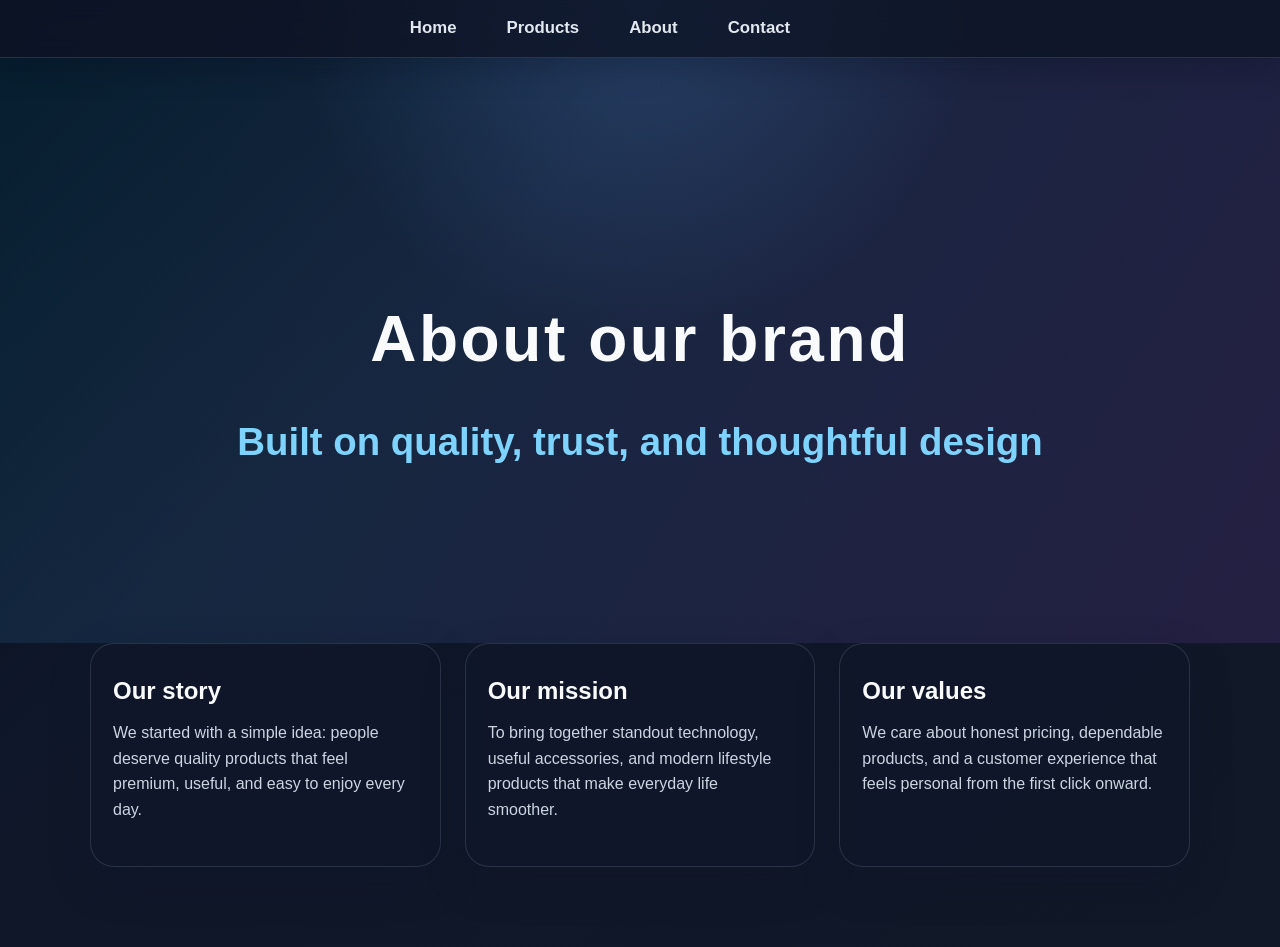
<file: about.html>
<!DOCTYPE html>
<html lang="en">
<head>
    <meta charset="UTF-8">
    <meta name="viewport" content="width=device-width, initial-scale=1.0">
    <title>Animation site | About</title>
    <link rel="stylesheet" href="product.css">
    <style>
        .info-grid {
            display: grid;
            grid-template-columns: repeat(auto-fit, minmax(240px, 1fr));
            gap: 24px;
            width: min(1100px, calc(100% - 40px));
            margin: 0 auto 80px;
        }

        .info-card {
            background: rgba(15, 23, 42, 0.8);
            border: 1px solid rgba(148, 163, 184, 0.2);
            border-radius: 24px;
            padding: 28px 22px;
            box-shadow: 0 16px 40px rgba(15, 23, 42, 0.28);
        }

        .info-card h3 {
            margin-top: 0;
        }
    </style>
</head>
<body>
    <div id="loading" aria-live="polite" aria-label="Loading page">
        <div class="loader-shell">
            <div class="loader-ring"></div>
            <div class="loader-dots" aria-hidden="true">
                <span></span>
                <span></span>
                <span></span>
            </div>
            <p class="loader-label">Loading about page...</p>
        </div>
    </div>

    <nav>
        <ul class="navlinks">
            <li><a href="index.html">Home</a></li>
            <li><a href="products.html">Products</a></li>
            <li><a href="about.html">About</a></li>
            <li><a href="contact.html">Contact</a></li>
        </ul>
    </nav>

    <section id="home">
        <div class="background">
            <div class="an-backg"></div>
        </div>
        <header class="head-page">
            <h1>About our brand</h1>
        </header>
        <h2>Built on quality, trust, and thoughtful design</h2>
    </section>

    <section class="info-grid">
        <article class="info-card">
            <h3>Our story</h3>
            <p>We started with a simple idea: people deserve quality products that feel premium, useful, and easy to enjoy every day.</p>
        </article>

        <article class="info-card">
            <h3>Our mission</h3>
            <p>To bring together standout technology, useful accessories, and modern lifestyle products that make everyday life smoother.</p>
        </article>

        <article class="info-card">
            <h3>Our values</h3>
            <p>We care about honest pricing, dependable products, and a customer experience that feels personal from the first click onward.</p>
        </article>
    </section>

    <script>
        window.addEventListener('load', () => {
            document.body.classList.add('loaded');
            const loader = document.getElementById('loading');
            setTimeout(() => {
                if (loader) loader.style.display = 'none';
            }, 350);
        });
    </script>
</body>
</html>
</file>
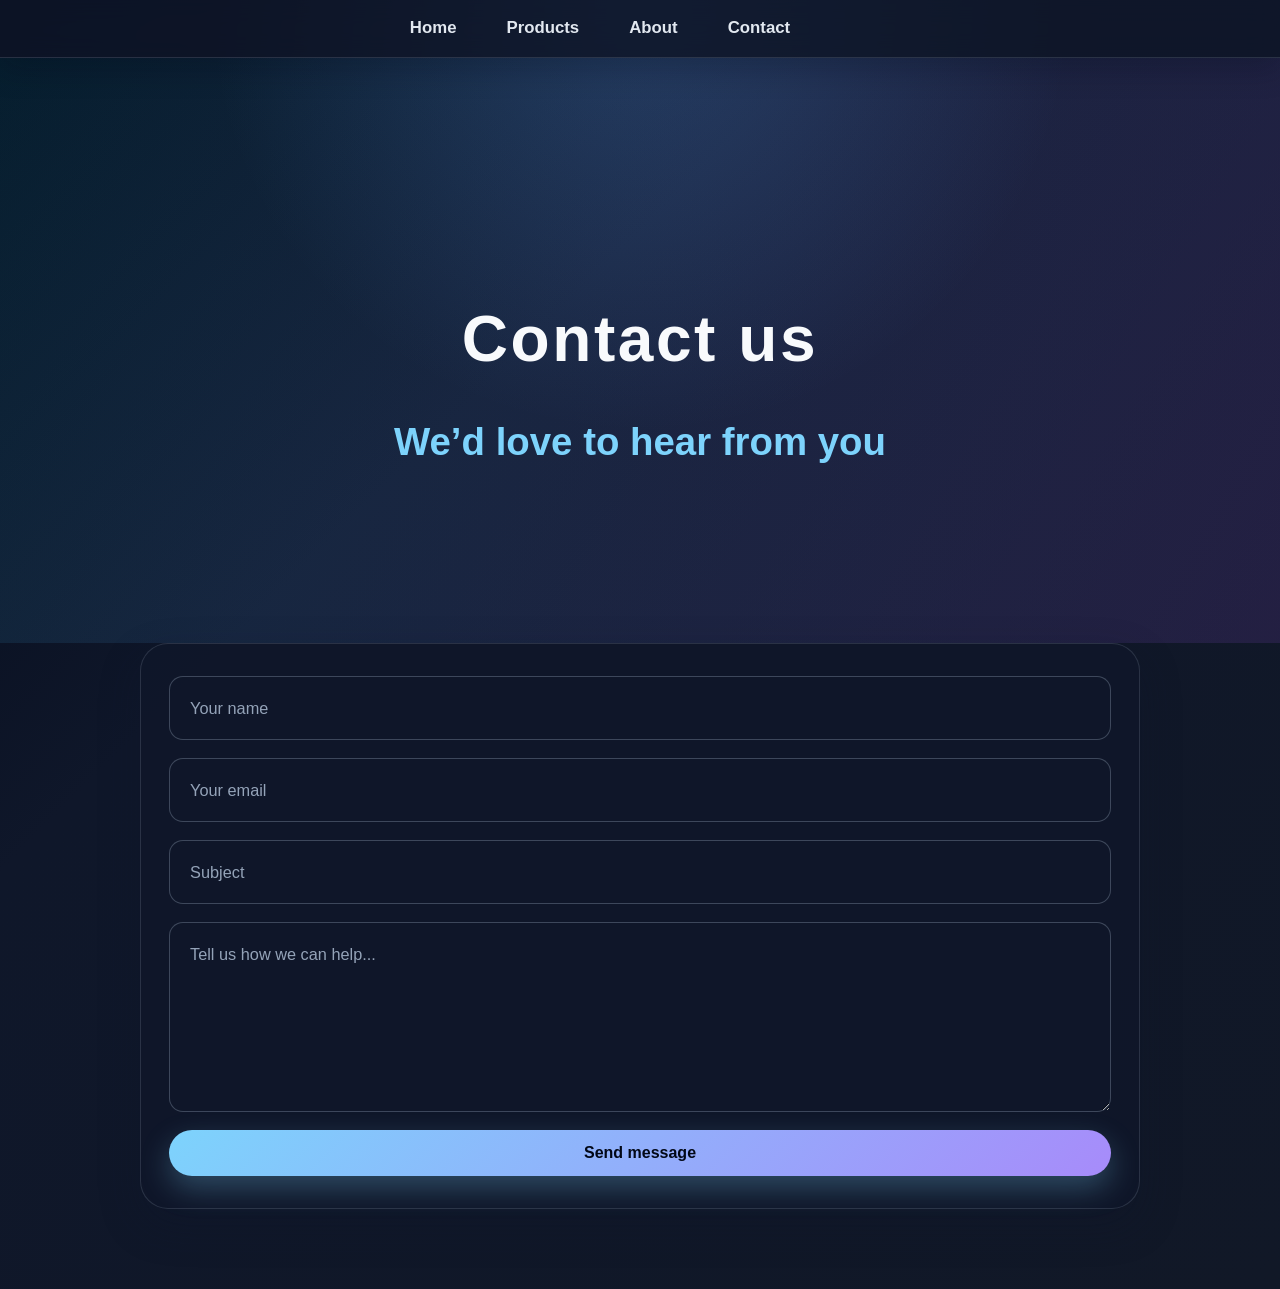
<file: contact.html>
<!DOCTYPE html>
<html lang="en">
<head>
    <meta charset="UTF-8">
    <meta name="viewport" content="width=device-width, initial-scale=1.0">
    <title>Animation site | Contact</title>
    <link rel="stylesheet" href="product.css">
    <style>
        .contact-wrap {
            width: min(1000px, calc(100% - 40px));
            margin: 0 auto 80px;
        }

        .contact-card {
            background: rgba(15, 23, 42, 0.8);
            border: 1px solid rgba(148, 163, 184, 0.2);
            border-radius: 28px;
            padding: 32px 28px;
            box-shadow: 0 16px 40px rgba(15, 23, 42, 0.28);
        }

        .contact-form {
            display: flex;
            flex-direction: column;
            gap: 18px;
        }

        .contact-form input,
        .contact-form textarea {
            width: 100%;
            padding: 18px 20px;
            border-radius: 14px;
            border: 1px solid rgba(148, 163, 184, 0.35);
            background: rgba(15, 23, 42, 0.8);
            color: #f8fafc;
            font: inherit;
            font-size: 1.02rem;
        }

        .contact-form textarea {
            min-height: 190px;
            resize: vertical;
        }

        .contact-form input::placeholder,
        .contact-form textarea::placeholder {
            color: #94a3b8;
        }
    </style>
</head>
<body>
    <div id="loading" aria-live="polite" aria-label="Loading page">
        <div class="loader-shell">
            <div class="loader-ring"></div>
            <div class="loader-dots" aria-hidden="true">
                <span></span>
                <span></span>
                <span></span>
            </div>
            <p class="loader-label">Loading contact page...</p>
        </div>
    </div>

    <nav>
        <ul class="navlinks">
            <li><a href="index.html">Home</a></li>
            <li><a href="products.html">Products</a></li>
            <li><a href="about.html">About</a></li>
            <li><a href="contact.html">Contact</a></li>
        </ul>
    </nav>

    <section id="home">
        <div class="background">
            <div class="an-backg"></div>
        </div>
        <header class="head-page">
            <h1>Contact us</h1>
        </header>
        <h2>We’d love to hear from you</h2>
    </section>

    <section class="contact-wrap">
        <article class="contact-card">
            <form class="contact-form">
                <input type="text" placeholder="Your name" aria-label="Your name">
                <input type="email" placeholder="Your email" aria-label="Your email">
                <input type="text" placeholder="Subject" aria-label="Subject">
                <textarea placeholder="Tell us how we can help..." aria-label="Your message"></textarea>
                <button type="submit" class="buy">Send message</button>
            </form>
        </article>
    </section>

    <script>
        window.addEventListener('load', () => {
            document.body.classList.add('loaded');
            const loader = document.getElementById('loading');
            setTimeout(() => {
                if (loader) loader.style.display = 'none';
            }, 350);
        });
    </script>
</body>
</html>
</file>
<file: product.css>
* {
    box-sizing: border-box;
}

html {
    scroll-behavior: smooth;
}

body {
    margin: 0;
    font-family: 'Arial', sans-serif;
    line-height: 1.6;
    color: #e2e8f0;
    background:
        radial-gradient(circle at top, rgba(96, 165, 250, 0.2), transparent 30%),
        linear-gradient(135deg, #020817 0%, #0f172a 34%, #111827 100%);
}

h1 {
    font-size: clamp(2.2rem, 5vw, 4rem);
    color: #f8fafc;
    margin: 0 0 20px;
    letter-spacing: 0.04em;
}

h2 {
    font-size: clamp(1.7rem, 3vw, 2.5rem);
    color: #7dd3fc;
    margin: 0 0 10px;
}

h3 {
    font-size: 1.5rem;
    color: #f8fafc;
    margin: 18px 0 10px;
}

p {
    font-size: 1rem;
    color: #cbd5e1;
    margin: 0 0 15px;
}

#loading {
    position: fixed;
    inset: 0;
    display: grid;
    place-items: center;
    background: rgba(2, 6, 23, 0.9);
    backdrop-filter: blur(10px);
    z-index: 9999;
    transition: opacity 0.45s ease, visibility 0.45s ease;
}

body.loaded #loading {
    opacity: 0;
    visibility: hidden;
    pointer-events: none;
}

.loader-shell {
    display: flex;
    flex-direction: column;
    align-items: center;
    gap: 18px;
    padding: 30px 36px;
    border-radius: 20px;
    background: rgba(15, 23, 42, 0.8);
    border: 1px solid rgba(125, 211, 252, 0.22);
    box-shadow: 0 25px 70px rgba(59, 130, 246, 0.2);
}

.loader-ring {
    width: 76px;
    height: 76px;
    border-radius: 50%;
    border: 4px solid rgba(255, 255, 255, 0.12);
    border-top-color: #7dd3fc;
    border-right-color: #a78bfa;
    box-shadow: 0 0 22px rgba(125, 211, 252, 0.45);
    animation: spin 1s linear infinite;
    position: relative;
}

.loader-ring::before {
    content: "";
    position: absolute;
    inset: 12px;
    border-radius: 50%;
    border: 2px solid rgba(255, 255, 255, 0.12);
}

.loader-dots {
    display: flex;
    gap: 8px;
}

.loader-dots span {
    width: 10px;
    height: 10px;
    border-radius: 50%;
    background: #f8fafc;
    opacity: 0.3;
    animation: pulseDot 1.3s ease-in-out infinite;
}

.loader-dots span:nth-child(2) {
    animation-delay: 0.15s;
}

.loader-dots span:nth-child(3) {
    animation-delay: 0.3s;
}

.loader-label {
    margin: 0;
    color: #e2e8f0;
    font-size: 0.8rem;
    letter-spacing: 0.16em;
    text-transform: uppercase;
}

.navlinks {
    display: flex;
    list-style: none;
    gap: 30px;
    margin: 0;
    padding: 0;
}

nav a {
    text-decoration: none;
    color: #e2e8f0;
    font-weight: 700;
    transition: color 0.3s ease, transform 0.3s ease;
    font-size: 1.05rem;
    padding: 15px 10px;
    display: inline-block;
}

nav a:hover {
    color: #7dd3fc;
    transform: translateY(-1px);
}

nav {
    position: sticky;
    top: 0;
    width: 100%;
    background: rgba(15, 23, 42, 0.8);
    border-bottom: 1px solid rgba(148, 163, 184, 0.2);
    backdrop-filter: blur(12px);
    z-index: 1000;
    box-shadow: 0 10px 30px rgba(2, 6, 23, 0.25);
}

nav ul {
    max-width: 1200px;
    margin: 0 auto;
    padding: 20px 30px;
    display: flex;
    justify-content: center;
}

.background {
    position: absolute;
    inset: 0;
    z-index: -1;
    pointer-events: none;
    opacity: 0.7;
}

.an-backg {
    width: 100%;
    height: 100%;
    background: linear-gradient(120deg, rgba(34, 211, 238, 0.15), rgba(168, 85, 247, 0.18), rgba(59, 130, 246, 0.14));
    background-size: 200% 200%;
    animation: gradientShift 15s ease infinite;
}

@keyframes gradientShift {
    0% { background-position: 0% 50%; }
    50% { background-position: 100% 50%; }
    100% { background-position: 0% 50%; }
}

@keyframes spin {
    0% { transform: rotate(0deg); }
    100% { transform: rotate(360deg); }
}

@keyframes pulseDot {
    0%, 80%, 100% {
        transform: scale(0.7);
        opacity: 0.35;
    }
    40% {
        transform: scale(1);
        opacity: 1;
    }
}

#home {
    position: relative;
    display: flex;
    flex-direction: column;
    align-items: center;
    justify-content: center;
    min-height: 65vh;
    text-align: center;
    padding: 100px 20px 30px;
}

#products {
    display: flex;
    flex-wrap: wrap;
    gap: 26px;
    justify-content: center;
    padding: 30px 20px 80px;
    max-width: 1300px;
    margin: 0 auto;
}

.product-card {
    position: relative;
    background: rgba(15, 23, 42, 0.82);
    border: 1px solid rgba(148, 163, 184, 0.2);
    border-radius: 24px;
    padding: 18px;
    width: min(100%, 360px);
    text-align: center;
    box-shadow: 0 16px 40px rgba(15, 23, 42, 0.28);
    transition: transform 0.3s ease, box-shadow 0.3s ease, border-color 0.3s ease;
    overflow: hidden;
}

.product-card:hover {
    transform: translateY(-8px);
    border-color: rgba(125, 211, 252, 0.5);
    box-shadow: 0 22px 50px rgba(59, 130, 246, 0.18);
}

.product-card img {
    width: 100%;
    height: 260px;
    object-fit: cover;
    border-radius: 18px;
    display: block;
    transition: transform 0.5s ease;
}

.product-card:hover img {
    transform: scale(1.04);
}

.overlay {
    position: absolute;
    inset: 0;
    display: flex;
    flex-direction: column;
    justify-content: center;
    align-items: center;
    gap: 12px;
    background: linear-gradient(180deg, rgba(15, 23, 42, 0.35), rgba(59, 130, 246, 0.8));
    backdrop-filter: blur(2px);
    opacity: 0;
    transform: translateY(20px);
    transition: all 0.35s ease;
    border-radius: 24px;
    padding: 20px;
}

.product-card:hover .overlay {
    opacity: 1;
    transform: translateY(0);
}

.buy {
    background: linear-gradient(135deg, #7dd3fc, #a78bfa);
    color: #020817;
    border: none;
    padding: 14px 28px;
    font-size: 1rem;
    font-weight: 700;
    border-radius: 999px;
    cursor: pointer;
    transition: transform 0.3s ease, box-shadow 0.3s ease;
    box-shadow: 0 12px 30px rgba(125, 211, 252, 0.28);
}

.buy:hover {
    transform: translateY(-2px);
    box-shadow: 0 16px 32px rgba(167, 139, 250, 0.35);
}

span.price {
    font-size: 1.5rem;
    color: #f8fafc;
    font-weight: 700;
    background: linear-gradient(135deg, rgba(34, 197, 94, 0.2), rgba(16, 185, 129, 0.3));
    padding: 10px 18px;
    border-radius: 999px;
    border: 1px solid rgba(134, 239, 172, 0.35);
}
</file>
